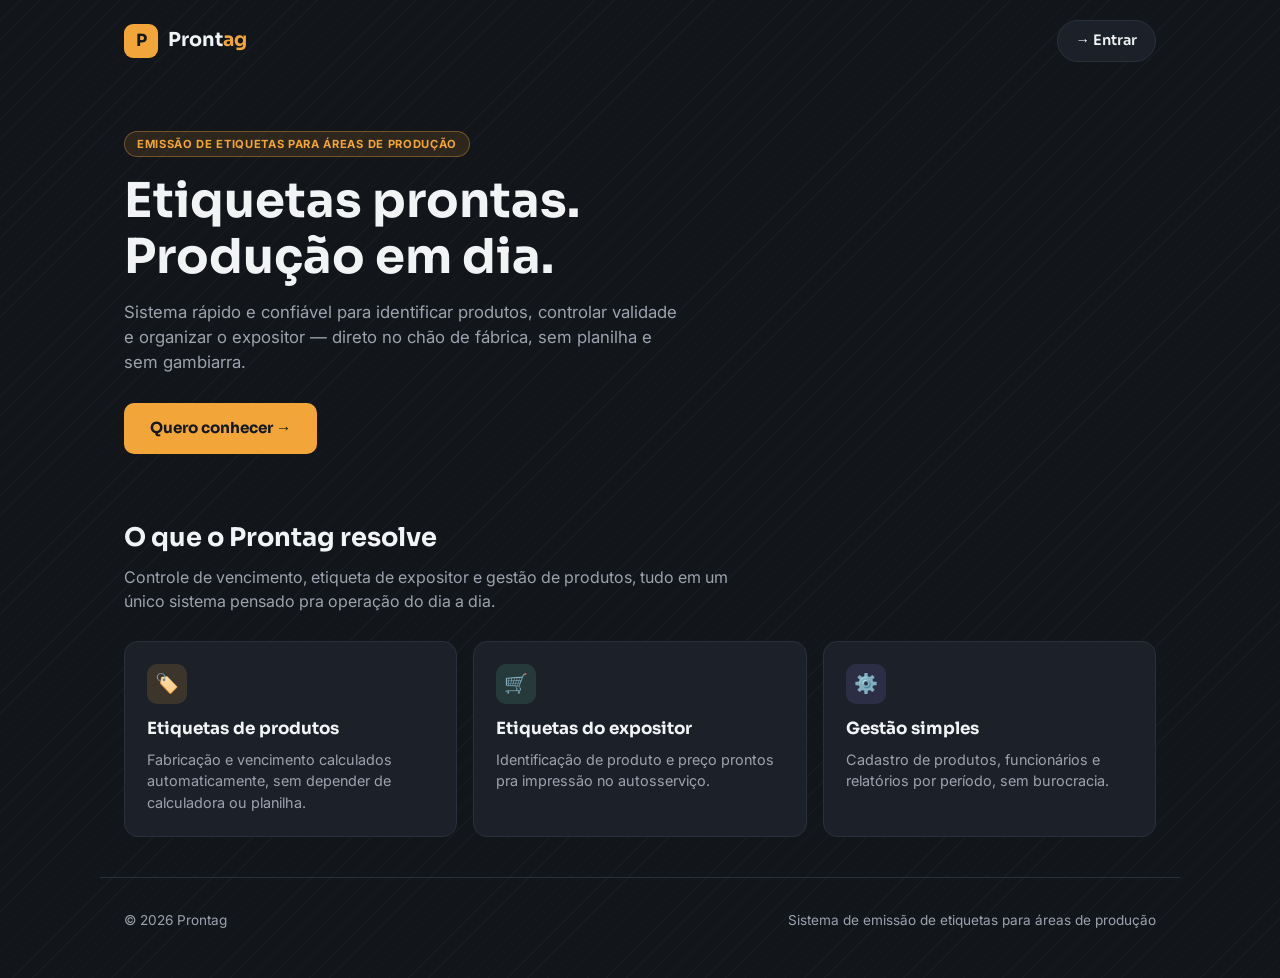
<file: docs/index.html>
<!DOCTYPE html>
<html lang="pt-BR">
<head>
<meta charset="utf-8" />
<meta name="viewport" content="width=device-width, initial-scale=1.0" />
<title>Prontag — Etiquetas prontas. Produção em dia.</title>
<meta name="description" content="Sistema rápido e confiável para identificar produtos e operações direto no chão de fábrica." />
<meta property="og:title" content="Prontag — Etiquetas prontas. Produção em dia." />
<meta property="og:description" content="Sistema de emissão de etiquetas de validade e preço para padarias e produção de alimentos." />
<meta property="og:image" content="https://prontag.app/og-image.png" />
<meta property="og:url" content="https://prontag.app" />
<meta property="og:type" content="website" />
<meta name="twitter:card" content="summary_large_image" />
<link rel="preconnect" href="https://fonts.googleapis.com" />
<link rel="preconnect" href="https://fonts.gstatic.com" crossorigin />
<link href="https://fonts.googleapis.com/css2?family=Sora:wght@500;600;700&family=Inter:wght@400;500;600&display=swap" rel="stylesheet" />
<style>
  :root {
    --cor-fundo: #12151A;
    --cor-texto: #F2F3F5;
    --cor-texto-suave: #9CA3AF;
    --cor-superficie: #1C2129;
    --cor-destaque: #F2A63A;
    --cor-destaque-escuro: #D98F1F;
    --cor-borda: #2A303B;
    --fonte-titulo: 'Sora', sans-serif;
    --fonte-corpo: 'Inter', sans-serif;
  }
  * { box-sizing: border-box; }
  html, body {
    margin: 0; padding: 0;
    background-color: var(--cor-fundo);
    background-image: repeating-linear-gradient(135deg, rgba(255,255,255,0.025) 0px, rgba(255,255,255,0.025) 1px, transparent 1px, transparent 14px);
    color: var(--cor-texto);
    font-family: var(--fonte-corpo);
    line-height: 1.5;
  }
  a { color: inherit; text-decoration: none; }
  .topo {
    display: flex; align-items: center; justify-content: space-between;
    max-width: 1080px; margin: 0 auto; padding: 20px 24px;
  }
  .marca { display: flex; align-items: center; gap: 10px; }
  .marca-icone {
    width: 34px; height: 34px; background: var(--cor-destaque); color: #14181F;
    border-radius: 9px; display: flex; align-items: center; justify-content: center;
    font-family: var(--fonte-titulo); font-weight: 700; font-size: 1.05rem;
  }
  .marca-texto { font-family: var(--fonte-titulo); font-weight: 700; font-size: 1.2rem; }
  .marca-texto .destaque { color: var(--cor-destaque); }
  .entrar-btn {
    display: inline-flex; align-items: center; gap: 6px;
    font-family: var(--fonte-titulo); font-weight: 600; font-size: 0.9rem;
    background: var(--cor-superficie); border: 1px solid var(--cor-borda);
    padding: 9px 18px; border-radius: 999px; transition: border-color .15s ease;
  }
  .entrar-btn:hover { border-color: var(--cor-destaque); }

  .hero { max-width: 1080px; margin: 0 auto; padding: 48px 24px 24px; }
  .selo {
    display: inline-block; font-size: 0.7rem; font-weight: 700; letter-spacing: .06em;
    text-transform: uppercase; color: var(--cor-destaque);
    background: rgba(242,166,58,0.12); border: 1px solid rgba(242,166,58,0.35);
    border-radius: 999px; padding: 4px 12px; margin-bottom: 16px;
  }
  .hero h1 { font-family: var(--fonte-titulo); font-size: clamp(2rem, 5vw, 3rem); line-height: 1.15; margin: 0 0 16px; max-width: 640px; }
  .hero p { color: var(--cor-texto-suave); font-size: 1.05rem; max-width: 560px; margin: 0 0 28px; }
  .cta {
    display: inline-flex; align-items: center; gap: 8px;
    font-family: var(--fonte-titulo); font-weight: 700; font-size: 0.95rem;
    background: var(--cor-destaque); color: #14181F; border: none;
    padding: 14px 26px; border-radius: 10px; cursor: pointer;
  }
  .cta:hover { background: var(--cor-destaque-escuro); }

  .secao { max-width: 1080px; margin: 0 auto; padding: 40px 24px; }
  .secao h2 { font-family: var(--fonte-titulo); font-size: 1.6rem; margin: 0 0 8px; }
  .secao > p { color: var(--cor-texto-suave); max-width: 620px; margin: 0 0 28px; }

  .grade { display: grid; grid-template-columns: repeat(auto-fit, minmax(220px, 1fr)); gap: 16px; }
  .cartao {
    background: var(--cor-superficie); border: 1px solid var(--cor-borda); border-radius: 14px;
    padding: 22px; display: flex; flex-direction: column; gap: 8px;
  }
  .cartao-icone {
    width: 40px; height: 40px; border-radius: 10px; display: flex; align-items: center;
    justify-content: center; font-size: 1.2rem; margin-bottom: 4px;
  }
  .icone-a { background: rgba(242,166,58,.15); color: var(--cor-destaque); }
  .icone-b { background: rgba(93,202,165,.15); color: #5DCAA5; }
  .icone-c { background: rgba(127,119,221,.15); color: #7F77DD; }
  .cartao h3 { font-family: var(--fonte-titulo); font-size: 1.05rem; margin: 0; }
  .cartao p { color: var(--cor-texto-suave); font-size: 0.9rem; margin: 0; }

  .rodape {
    max-width: 1080px; margin: 0 auto; padding: 32px 24px 48px;
    border-top: 1px solid var(--cor-borda); color: var(--cor-texto-suave); font-size: 0.85rem;
    display: flex; justify-content: space-between; flex-wrap: wrap; gap: 12px;
  }
</style>
</head>
<body>

  <div class="topo">
    <div class="marca">
      <span class="marca-icone">P</span>
      <span class="marca-texto">Pront<span class="destaque">ag</span></span>
    </div>
    <a class="entrar-btn" href="https://app.prontag.app">→ Entrar</a>
  </div>

  <div class="hero">
    <span class="selo">Emissão de etiquetas para áreas de produção</span>
    <h1>Etiquetas prontas. Produção em dia.</h1>
    <p>Sistema rápido e confiável para identificar produtos, controlar validade e organizar o expositor — direto no chão de fábrica, sem planilha e sem gambiarra.</p>
    <a class="cta" href="https://wa.me/5562982749900?text=Ol%C3%A1!%20Vi%20o%20Prontag%20e%20quero%20saber%20mais.">Quero conhecer →</a>
  </div>

  <div class="secao">
    <h2>O que o Prontag resolve</h2>
    <p>Controle de vencimento, etiqueta de expositor e gestão de produtos, tudo em um único sistema pensado pra operação do dia a dia.</p>
    <div class="grade">
      <div class="cartao">
        <div class="cartao-icone icone-a">🏷️</div>
        <h3>Etiquetas de produtos</h3>
        <p>Fabricação e vencimento calculados automaticamente, sem depender de calculadora ou planilha.</p>
      </div>
      <div class="cartao">
        <div class="cartao-icone icone-b">🛒</div>
        <h3>Etiquetas do expositor</h3>
        <p>Identificação de produto e preço prontos pra impressão no autosserviço.</p>
      </div>
      <div class="cartao">
        <div class="cartao-icone icone-c">⚙️</div>
        <h3>Gestão simples</h3>
        <p>Cadastro de produtos, funcionários e relatórios por período, sem burocracia.</p>
      </div>
    </div>
  </div>

  <div class="rodape">
    <span>© 2026 Prontag</span>
    <span>Sistema de emissão de etiquetas para áreas de produção</span>
  </div>

</body>
</html>
</file>
